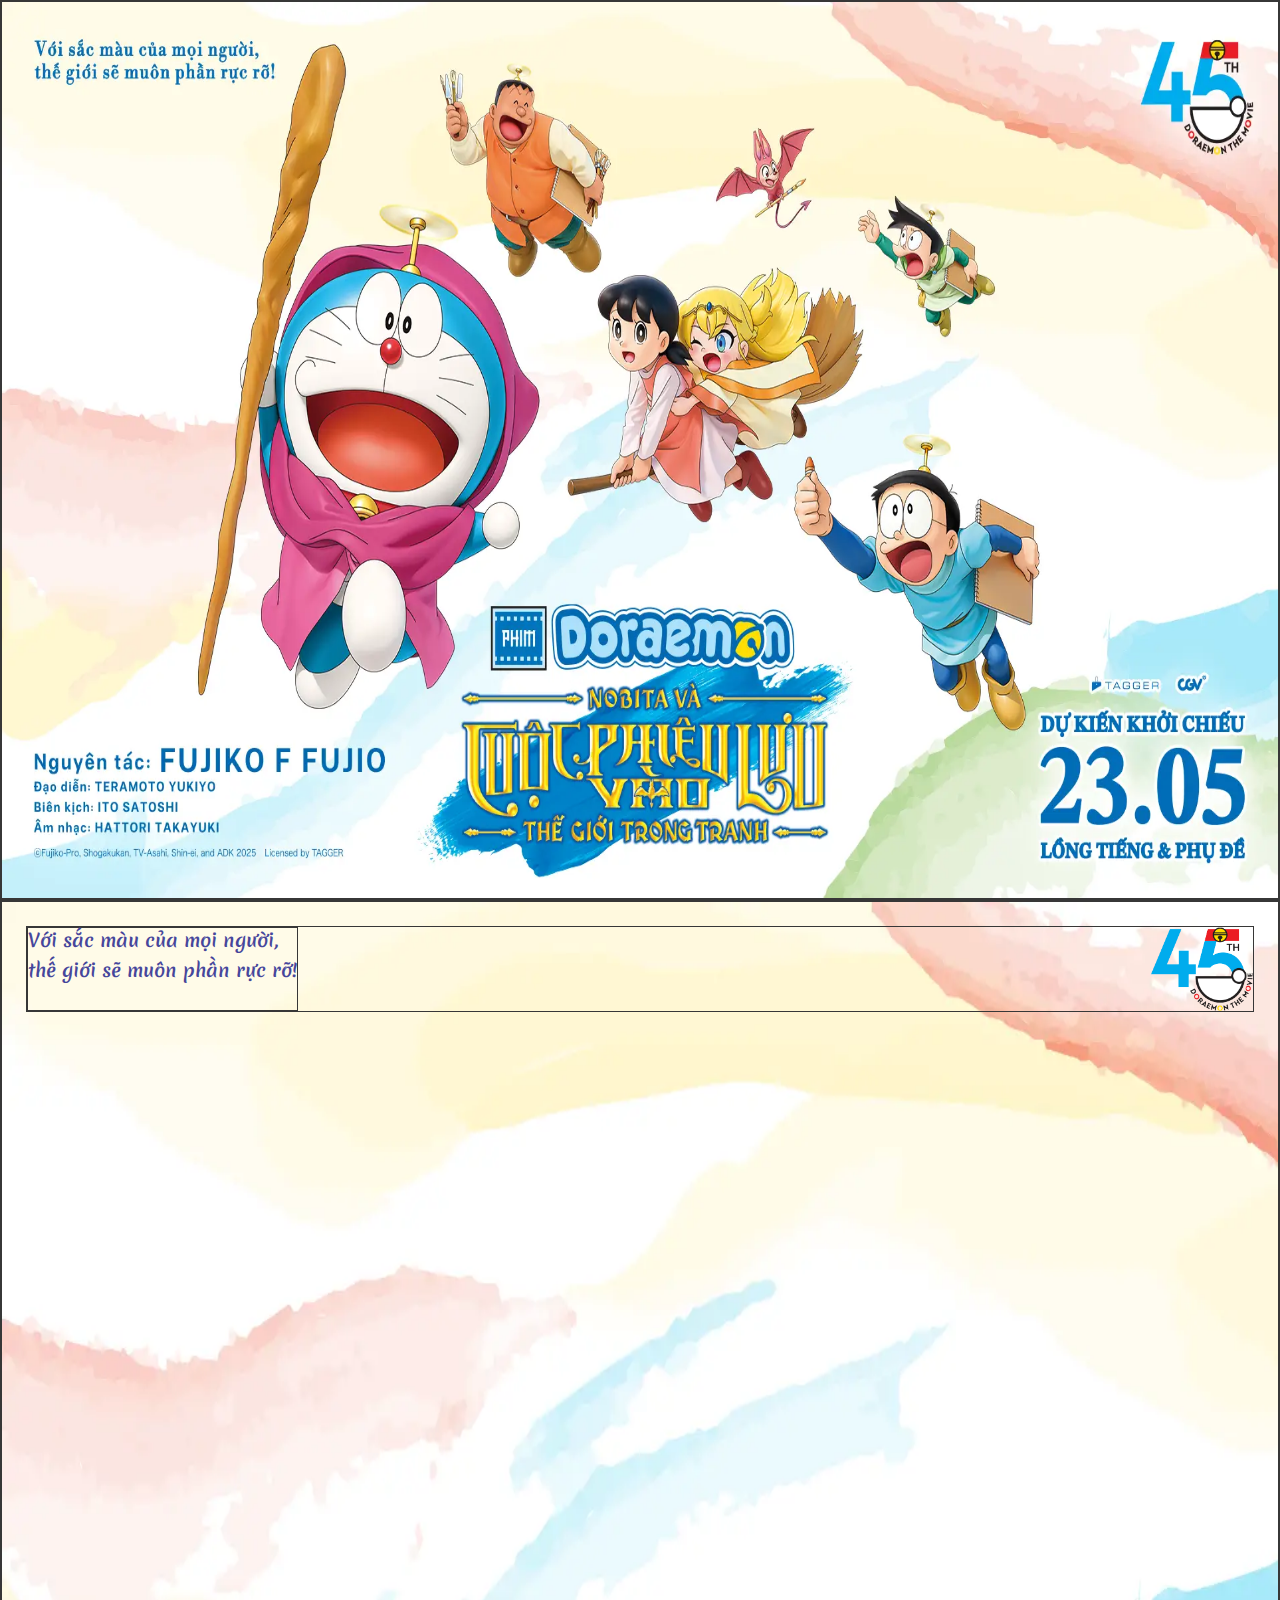
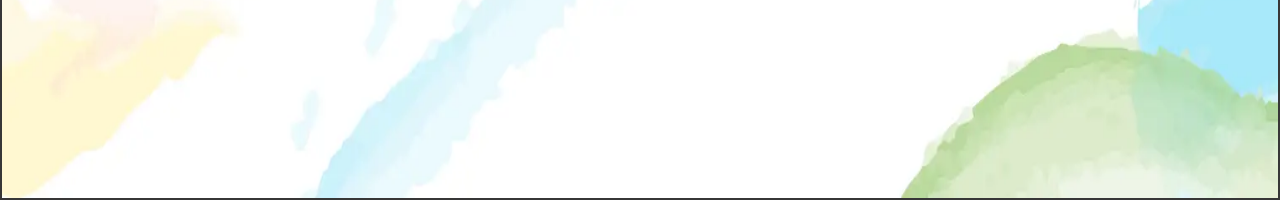
<file: index.html>
<!DOCTYPE html>
<html lang="en">
<head>
    <meta charset="UTF-8">
    <meta name="viewport" content="width=device-width, initial-scale=1.0">
    <title>Doraemon</title>
    <link rel="stylesheet" href="css/default.css">
    <link rel="stylesheet" href="css/style.css">
    <link rel="stylesheet" href="css/responsive.css">
</head>
<body>

    <section class="sec1 border">
        <div class="sec1__thumb border">
            <img class="sec1__thumb__img" src="img/sec-1.webp" alt="Doraemon">
        </div>       
    </section>

    <section class="sec1 border">
        <div class="sec1__thumb border">
            <img class="sec1__thumb__img" src="img/sec1/bg.webp" alt="Doraemon">
        </div>    
        <div  class="sec1__header border">
            <div class="sec1__header__title border">
                <span>Với sắc màu của mọi người,</span>
                <span>thế giới sẽ muôn phần rực rỡ!</span>
            </div>
            <img class="sec1__header__45nam" src="img/sec1/logo-45-nam.png" alt="logo 45 năm">
        </div> 
    </section>

</body>
</html>
</file>
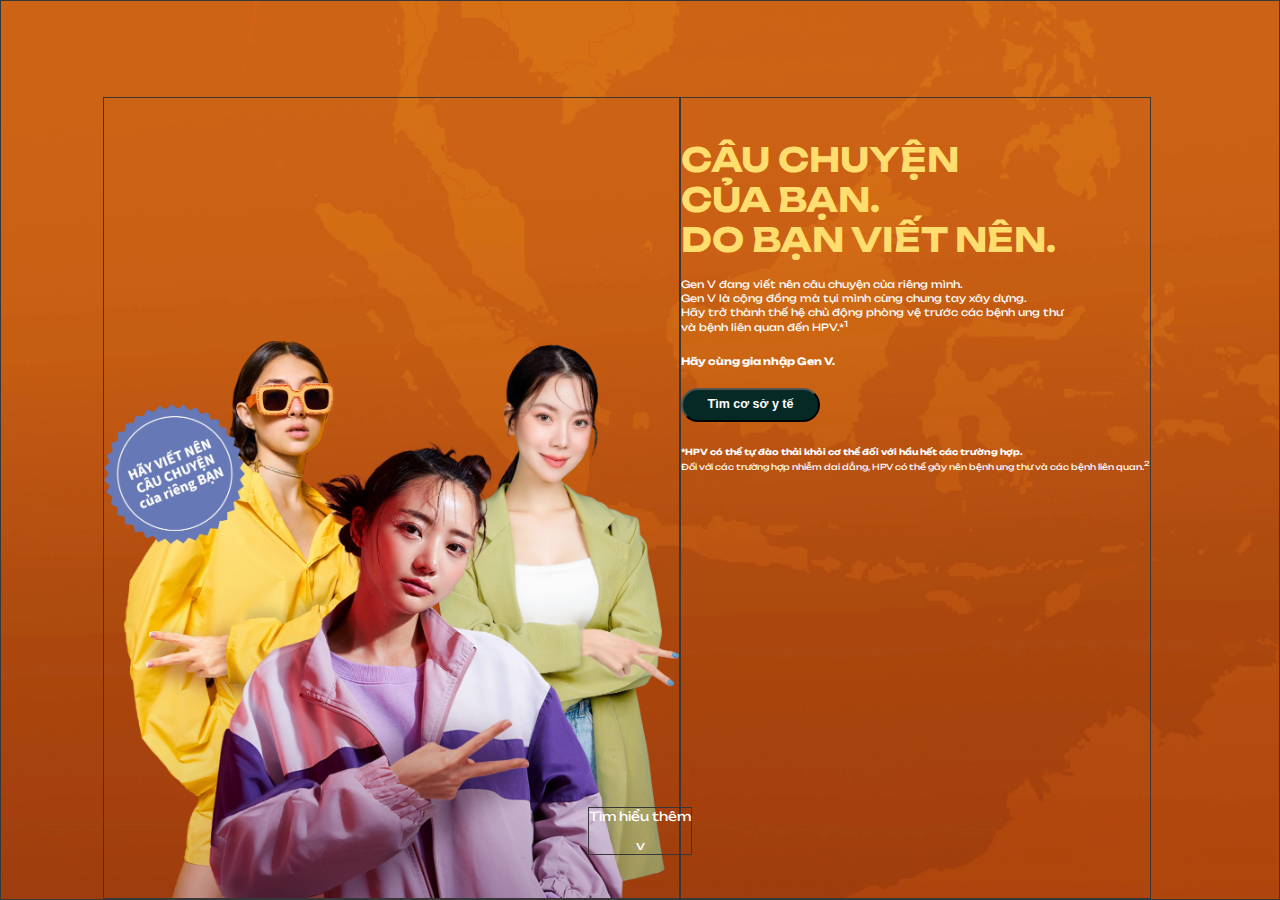
<file: hpv.html>
<!DOCTYPE html>
<html lang="en">
<head>
    <meta charset="UTF-8">
    <meta name="viewport" content="width=device-width, initial-scale=1.0">
    <title>HPV</title>
    <link rel="stylesheet" href="css/default.css">
    <link rel="stylesheet" href="css/style-hpv.css">
    <link rel="stylesheet" href="css/responsive-hpv.css">
</head>
<body>
    <section class="sec1 border">
        <div class="sec1__thumb border">
            <img class="sec1__thumb__img"  src="img/hpv/modal-thead-1280px.webp" alt="HPV">
        </div>
        <div class="sec1__info border">
            <h1 class="sec1__info__title">CÂU CHUYỆN<br>
                CỦA BẠN.<br>
                DO BẠN VIẾT NÊN.
            </h1>
            <ul class="sec1__info__list">
                <li>Gen V đang viết nên câu chuyện của riêng mình.</li>
                <li>Gen V là cộng đồng mà tụi mình cùng chung tay xây dựng.</li>
                <li>Hãy trở thành thế hệ chủ động phòng vệ trước các bệnh ung thư<br>
                    và bệnh liên quan đến HPV.*<sup>1</sup></li>
            </ul>
            <p><strong>Hãy cùng gia nhập Gen V.</strong></p>
            <button class="sec1__info__btn">Tìm cơ sở y tế</button>
            <span class="sec1__info__note">
                <strong>*HPV có thể tự đào thải khỏi cơ thể đối với hầu hết các trường hợp.</strong><br>
                Đối với các trường hợp nhiễm dai dẳng, HPV có thể gây nên bệnh ung thư và các bệnh liên quan.<sup>2</sup>
            </span>
            
        </div>
        <div class="sec1__info__noteextra border">
            <p>Tìm hiểu thêm</p>
            <p>v</p>
        </div>
        
       
    </section>
</body>
</html>
</file>
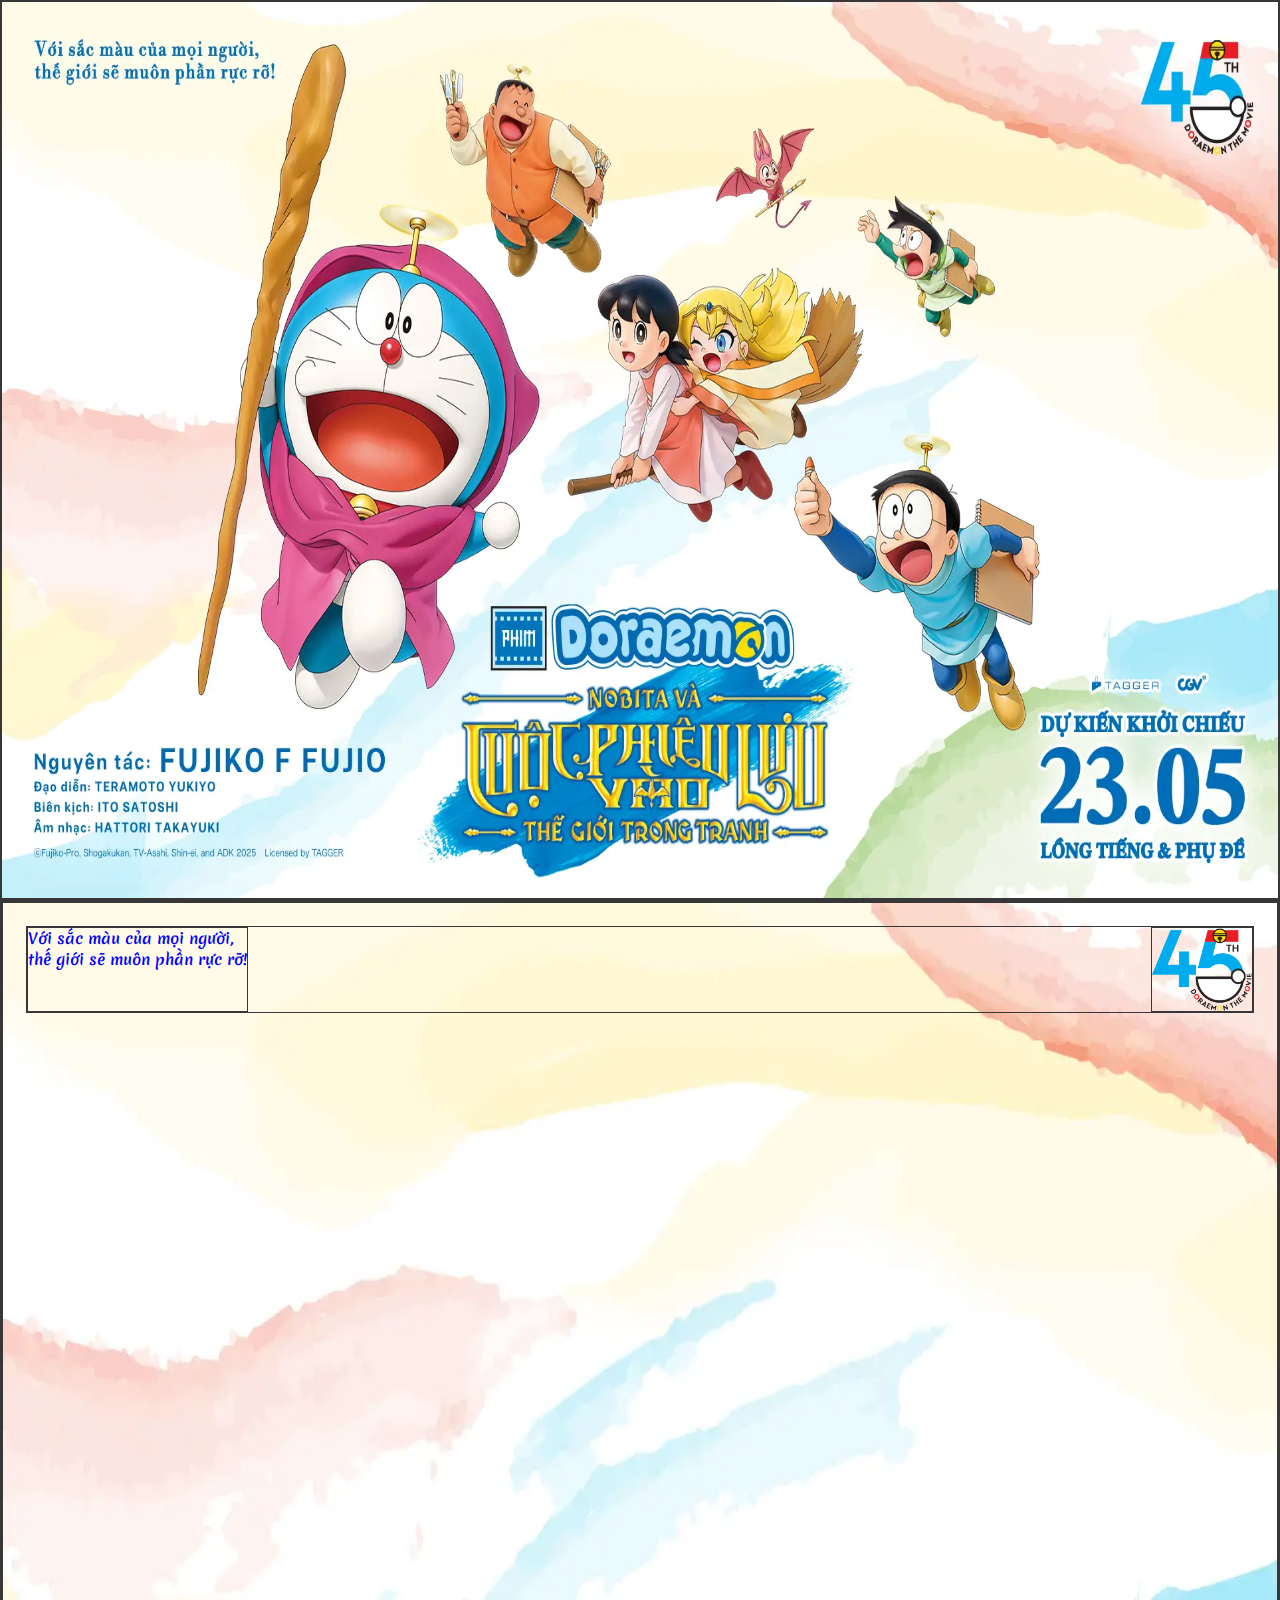
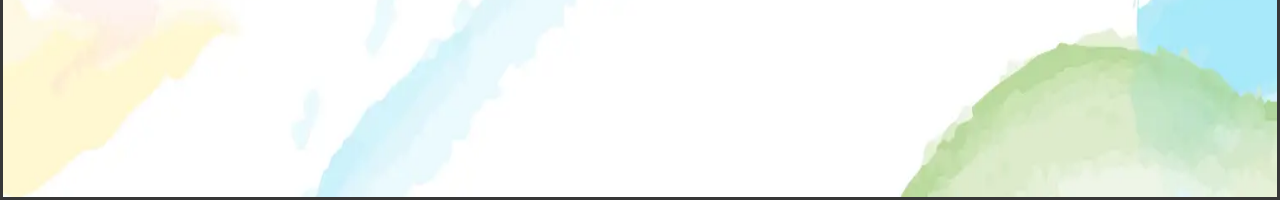
<file: index2.html>
<!DOCTYPE html>
<html lang="en">
<head>
    <meta charset="UTF-8">
    <meta name="viewport" content="width=device-width, initial-scale=1.0">
    <title>Doraemon</title>
    <link rel="stylesheet" href="css/default.css">
    <link rel="stylesheet" href="css/style2.css">
    <link rel="stylesheet" href="css/responsive2.css">
</head>
<body>
    <section class="sec1 border ">
        <div class="sec1__thumb border">
            <img class="sec1__thumb__img" src="img/sec-1.webp" alt="">
        </div>
    </section>

    <section class="sec1 border">
       
        <div class="sec1__thumb border">
            <img class="sec1__thumb__img border" src="img/sec1/bg.webp" alt="BG Doraemon">
        </div>
       
        <div class="sec1__header border">
            <div class="sec1__header__title border">
                <span>Với sắc màu của mọi người,</span>
                <span>thế giới sẽ muôn phần rực rỡ!</span>
            </div>
            
            <img class="sec1__header__45year border" src="img/sec1/logo-45-nam.png" alt="logo doraemon 45 năm">
            
        </div>
    
    </section>
</body>
</html>
</file>
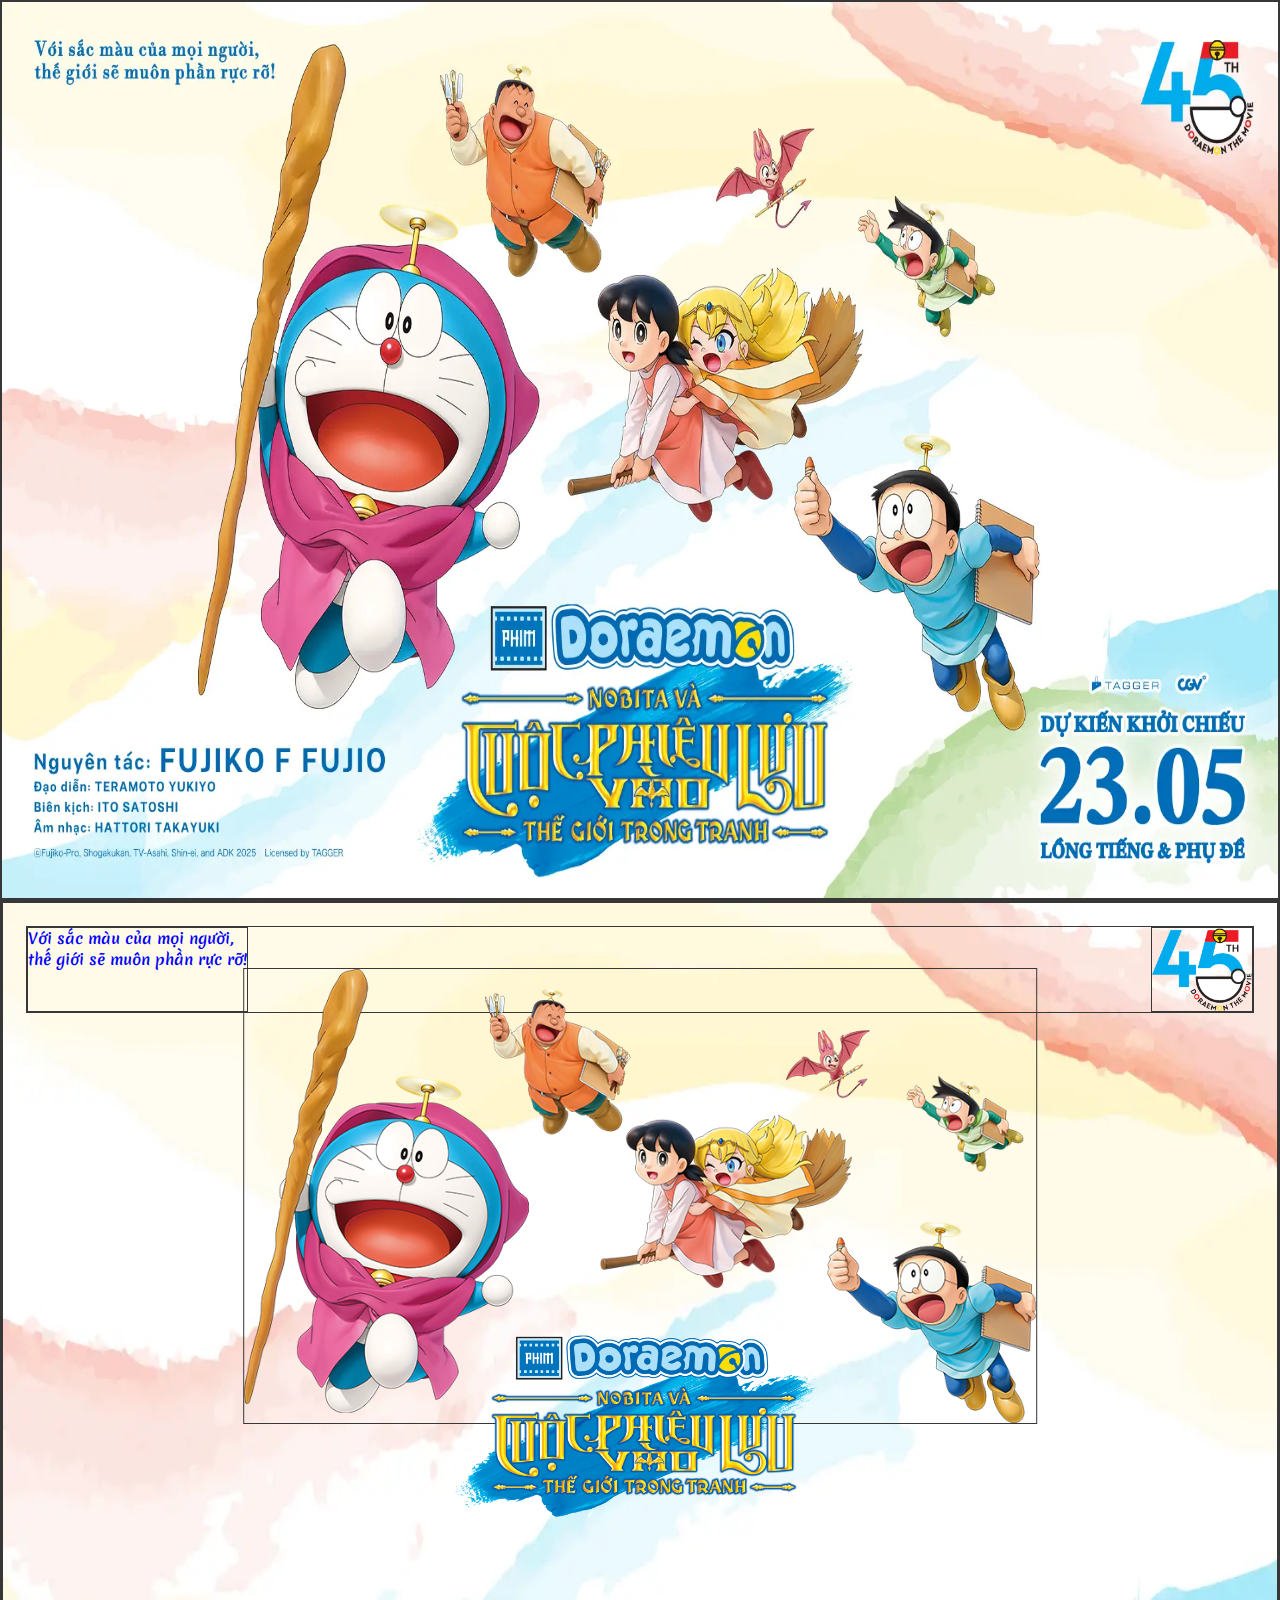
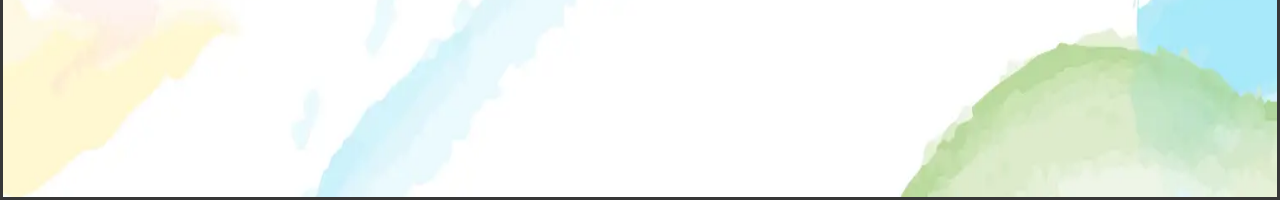
<file: index3.html>
<!DOCTYPE html>
<html lang="en">
<head>
    <meta charset="UTF-8">
    <meta name="viewport" content="width=device-width, initial-scale=1.0">
    <title>Doraemon</title>
    <link rel="stylesheet" href="css/default.css">
    <link rel="stylesheet" href="css/style3.css">
    <link rel="stylesheet" href="css/responsive3.css">
</head>
<body>
    <section class="sec1 border">
        <div class="sec1__thumb border">
            <img class="sec1__thumb__img" src="img/sec-1.webp" alt="Doraemon">
        </div>
    </section>
    <section class="sec1 border">
        <div class="sec1__thumb border">
            <img class="sec1__thumb__img border " src="img/sec1/bg.webp" alt="BG Doreamon">
        </div>
        <div class="sec1__header border">
            <div class="sec1__header__title border">
                <span>Với sắc màu của mọi người,</span>
                <span>thế giới sẽ muôn phần rực rỡ!</span>
            </div>
            <img  class="sec1__header__45nam border" src="img/sec1/logo-45-nam.png" alt="logo-45-nam">
        </div>
        <img class="sec1__img border" src="img/sec1/nhan-vat.png" alt="Nhan vat">
        <img class="sec1__tenphim" src="img/sec1/ten-phim.png" alt="ten phim">
    </section>

</body>
</html>
</file>
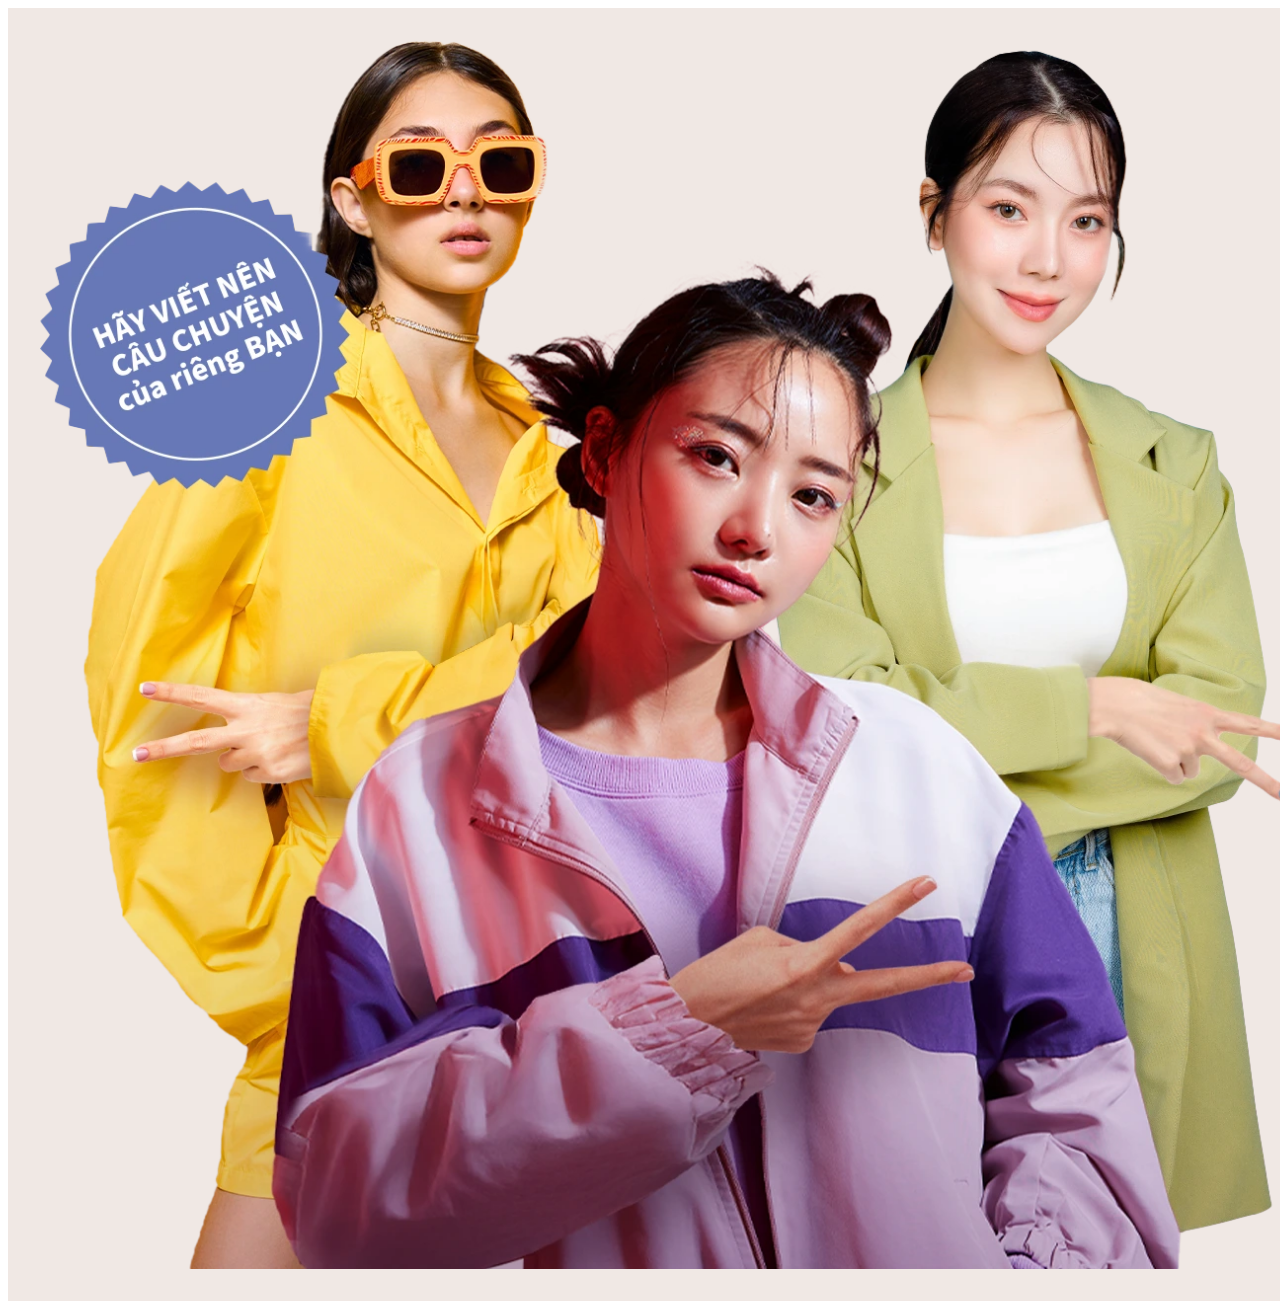
<file: img/htmlexx.html>
<!DOCTYPE html>
<html lang="en">
<head>
  <meta charset="UTF-8">
  <title>Banner Display Block</title>
  <style>
    .banner-container {
      width: 100%;
      text-align: center; /* Căn giữa nếu cần */
      background-color: #f0e8e4;
      padding: 2rem;
    }

    .banner-container img {
      display: block;
      margin: 0 auto;          /* Căn giữa hình ảnh */
      max-width: 100%;         /* Co giãn theo kích thước màn hình */
      height: auto;            /* Giữ nguyên tỷ lệ */
      border-radius: 1rem;     /* Bo góc nhẹ nếu muốn */
    }
  </style>
</head>
<body>

  <div class="banner-container">
    <img src="hpv/modal-thead-1280px.webp" alt="Banner phim">
  </div>

</body>
</html>
</file>
<file: css/default.css>
@import url('https://fonts.googleapis.com/css2?family=Inter:wght@100;200;300;400;500;600;700&display=swap');
* {
    box-sizing: border-box;
    margin: 0;
    padding: 0;
}

:root {
    --red: #950505;
    --black: #373737;
    --white: #fff;
    --pink: #ea84ab;
    --pink-hover: #dd0071;
    --primary: rgb(91, 197, 242);
    --secondary: rgb(20, 30, 210);
    --dark-blue: rgb(0, 55, 122);
    --bg-blue: #b7edff;
    --black-opacity2: rgba(0, 0, 0, 0.8);
    --shadow-1: 0px 6px 34px rgba(215, 216, 222, 0.41);
    --input-border-custom: #ced4da;
}

body {
    line-height: 1.4;
    overflow-x: hidden;
    font-family: 'SourceSansPro1', sans-serif;
}

html {
    scroll-behavior: smooth;
    font-size: 62.5%;
}

.border {
    border: 1px solid var(--black);
}

textarea:focus,
input:focus,
select:focus,
button:focus {
    outline: none;
}

::placeholder {
    /* Chrome, Firefox, Opera, Safari 10.1+ */
    color: #ddd1b9;
    opacity: 1;
    /* Firefox */
}

:-ms-input-placeholder {
    /* Internet Explorer 10-11 */
    color: #ddd1b9;
}

::-ms-input-placeholder {
    /* Microsoft Edge */
    color: #ddd1b9;
}

*,
*:before,
*:after {
    box-sizing: border-box;
    -moz-box-sizing: border-box;
    -webkit-box-sizing: border-box;
}

a {
    text-decoration: none;
}

a,
button {
    color: inherit;
    line-height: inherit;
    text-decoration: none;
    cursor: pointer;
}

p {
    margin-top: 0;
    margin-bottom: 1rem;
}

img {
    -ms-interpolation-mode: bicubic;
    border: 0;
    vertical-align: middle;
    max-width: 100%;
    height: auto;
}

h1,
h2,
h3,
h4,
h5,
h6 {
    margin-top: 0px;
    line-height: 1.2;
}


ul {
    list-style: outside none none;
    margin: 0;
    padding: 0;
}

p:last-child {
    margin-bottom: 0;
}

/*--------------------------------------------------------------default--*/
.container {
    margin: 0 auto;
    width: 100%;
    position: relative;
}


/* Container */

@media (min-width: 576px) {
    .container,
    .container-sm {
        padding-left: 10px;
        padding-right: 10px;
        max-width: 90% !important;
    }   
}

@media (min-width: 768px) {
    .container {
        padding: 0;
        max-width: 720px !important;
    }
}

@media (min-width: 992px) {

    .container,
    .container-lg,
    .container-md,
    .container-sm {
        padding: 0;
        max-width: 879px !important;
    }
}

@media (min-width: 1199px) {
    .container,
    .container-lg,
    .container-md,
    .container-sm,
    .container-xl {
        padding: 0;
        max-width: 1100px !important;
    }
}

@media (min-width: 1400px) {
    .container,
    .container-lg,
    .container-md,
    .container-sm,
    .container-xl {
        padding: 0;
        max-width: 1290px !important;
    }
}

@media (min-width: 1600px) {
    .container,
    .container-lg,
    .container-md,
    .container-sm,
    .container-xl {
        padding: 0;
        max-width: 1290px !important;
    }
}

.grid-2{
    display: grid;
    grid-template-columns: 1fr 1fr;
    flex-wrap: wrap;
}

.d-flex{
    display: flex;
}

.xs-block{
    display: none!important;
}
@media (max-width: 575px){
    .xs-block{
        display: block;
    }
}

.gap-1{
    gap:1em;
}
.gap-2{
    gap:2em;
}


.row {
    --bs-gutter-x: 1.5rem;
    --bs-gutter-y: 0;
    display: flex;
    flex-wrap: wrap;
    margin-top: calc(var(--bs-gutter-y) * -1);
    margin-right: calc(var(--bs-gutter-x) * -.5);
    margin-left: calc(var(--bs-gutter-x) * -.5)
}

.row>* {
    flex-shrink: 0;
    width: 100%;
    max-width: 100%;
    padding-right: calc(var(--bs-gutter-x) * .5);
    padding-left: calc(var(--bs-gutter-x) * .5);
    margin-top: var(--bs-gutter-y)
}

.col {
    flex: 1 0 0%
}

.row-cols-auto>* {
    flex: 0 0 auto;
    width: auto
}

.row-cols-1>* {
    flex: 0 0 auto;
    width: 100%
}

.row-cols-2>* {
    flex: 0 0 auto;
    width: 50%
}

.row-cols-3>* {
    flex: 0 0 auto;
    width: 33.3333333333%
}

.row-cols-4>* {
    flex: 0 0 auto;
    width: 25%
}

.row-cols-5>* {
    flex: 0 0 auto;
    width: 20%
}

.row-cols-6>* {
    flex: 0 0 auto;
    width: 16.6666666667%
}

@media (min-width: 576px) {
    .col-sm {
        flex:1 0 0%
    }

    .row-cols-sm-auto>* {
        flex: 0 0 auto;
        width: auto
    }

    .row-cols-sm-1>* {
        flex: 0 0 auto;
        width: 100%
    }

    .row-cols-sm-2>* {
        flex: 0 0 auto;
        width: 50%
    }

    .row-cols-sm-3>* {
        flex: 0 0 auto;
        width: 33.3333333333%
    }

    .row-cols-sm-4>* {
        flex: 0 0 auto;
        width: 25%
    }

    .row-cols-sm-5>* {
        flex: 0 0 auto;
        width: 20%
    }

    .row-cols-sm-6>* {
        flex: 0 0 auto;
        width: 16.6666666667%
    }
}

@media (min-width: 768px) {
    .col-md {
        flex:1 0 0%
    }

    .row-cols-md-auto>* {
        flex: 0 0 auto;
        width: auto
    }

    .row-cols-md-1>* {
        flex: 0 0 auto;
        width: 100%
    }

    .row-cols-md-2>* {
        flex: 0 0 auto;
        width: 50%
    }

    .row-cols-md-3>* {
        flex: 0 0 auto;
        width: 33.3333333333%
    }

    .row-cols-md-4>* {
        flex: 0 0 auto;
        width: 25%
    }

    .row-cols-md-5>* {
        flex: 0 0 auto;
        width: 20%
    }

    .row-cols-md-6>* {
        flex: 0 0 auto;
        width: 16.6666666667%
    }
}

@media (min-width: 992px) {
    .col-lg {
        flex:1 0 0%
    }

    .row-cols-lg-auto>* {
        flex: 0 0 auto;
        width: auto
    }

    .row-cols-lg-1>* {
        flex: 0 0 auto;
        width: 100%
    }

    .row-cols-lg-2>* {
        flex: 0 0 auto;
        width: 50%
    }

    .row-cols-lg-3>* {
        flex: 0 0 auto;
        width: 33.3333333333%
    }

    .row-cols-lg-4>* {
        flex: 0 0 auto;
        width: 25%
    }

    .row-cols-lg-5>* {
        flex: 0 0 auto;
        width: 20%
    }

    .row-cols-lg-6>* {
        flex: 0 0 auto;
        width: 16.6666666667%
    }
}

@media (min-width: 1200px) {
    .col-xl {
        flex:1 0 0%
    }

    .row-cols-xl-auto>* {
        flex: 0 0 auto;
        width: auto
    }

    .row-cols-xl-1>* {
        flex: 0 0 auto;
        width: 100%
    }

    .row-cols-xl-2>* {
        flex: 0 0 auto;
        width: 50%
    }

    .row-cols-xl-3>* {
        flex: 0 0 auto;
        width: 33.3333333333%
    }

    .row-cols-xl-4>* {
        flex: 0 0 auto;
        width: 25%
    }

    .row-cols-xl-5>* {
        flex: 0 0 auto;
        width: 20%
    }

    .row-cols-xl-6>* {
        flex: 0 0 auto;
        width: 16.6666666667%
    }
}

@media (min-width: 1400px) {
    .col-xxl {
        flex:1 0 0%
    }

    .row-cols-xxl-auto>* {
        flex: 0 0 auto;
        width: auto
    }

    .row-cols-xxl-1>* {
        flex: 0 0 auto;
        width: 100%
    }

    .row-cols-xxl-2>* {
        flex: 0 0 auto;
        width: 50%
    }

    .row-cols-xxl-3>* {
        flex: 0 0 auto;
        width: 33.3333333333%
    }

    .row-cols-xxl-4>* {
        flex: 0 0 auto;
        width: 25%
    }

    .row-cols-xxl-5>* {
        flex: 0 0 auto;
        width: 20%
    }

    .row-cols-xxl-6>* {
        flex: 0 0 auto;
        width: 16.6666666667%
    }
}

.col-auto {
    flex: 0 0 auto;
    width: auto
}

.col-1 {
    flex: 0 0 auto;
    width: 8.33333333%
}

.col-2 {
    flex: 0 0 auto;
    width: 16.66666667%
}

.col-3 {
    flex: 0 0 auto;
    width: 25%
}

.col-4 {
    flex: 0 0 auto;
    width: 33.33333333%
}

.col-5 {
    flex: 0 0 auto;
    width: 41.66666667%
}

.col-6 {
    flex: 0 0 auto;
    width: 50%
}

.col-7 {
    flex: 0 0 auto;
    width: 58.33333333%
}

.col-8 {
    flex: 0 0 auto;
    width: 66.66666667%
}

.col-9 {
    flex: 0 0 auto;
    width: 75%
}

.col-10 {
    flex: 0 0 auto;
    width: 83.33333333%
}

.col-11 {
    flex: 0 0 auto;
    width: 91.66666667%
}

.col-12 {
    flex: 0 0 auto;
    width: 100%
}

.offset-1 {
    margin-left: 8.33333333%
}

.offset-2 {
    margin-left: 16.66666667%
}

.offset-3 {
    margin-left: 25%
}

.offset-4 {
    margin-left: 33.33333333%
}

.offset-5 {
    margin-left: 41.66666667%
}

.offset-6 {
    margin-left: 50%
}

.offset-7 {
    margin-left: 58.33333333%
}

.offset-8 {
    margin-left: 66.66666667%
}

.offset-9 {
    margin-left: 75%
}

.offset-10 {
    margin-left: 83.33333333%
}

.offset-11 {
    margin-left: 91.66666667%
}
@media (min-width: 576px) {
    .col-sm-auto {
        flex:0 0 auto;
        width: auto
    }

    .col-sm-1 {
        flex: 0 0 auto;
        width: 8.33333333%
    }

    .col-sm-2 {
        flex: 0 0 auto;
        width: 16.66666667%
    }

    .col-sm-3 {
        flex: 0 0 auto;
        width: 25%
    }

    .col-sm-4 {
        flex: 0 0 auto;
        width: 33.33333333%
    }

    .col-sm-5 {
        flex: 0 0 auto;
        width: 41.66666667%
    }

    .col-sm-6 {
        flex: 0 0 auto;
        width: 50%
    }

    .col-sm-7 {
        flex: 0 0 auto;
        width: 58.33333333%
    }

    .col-sm-8 {
        flex: 0 0 auto;
        width: 66.66666667%
    }

    .col-sm-9 {
        flex: 0 0 auto;
        width: 75%
    }

    .col-sm-10 {
        flex: 0 0 auto;
        width: 83.33333333%
    }

    .col-sm-11 {
        flex: 0 0 auto;
        width: 91.66666667%
    }

    .col-sm-12 {
        flex: 0 0 auto;
        width: 100%
    }

    .offset-sm-0 {
        margin-left: 0
    }

    .offset-sm-1 {
        margin-left: 8.33333333%
    }

    .offset-sm-2 {
        margin-left: 16.66666667%
    }

    .offset-sm-3 {
        margin-left: 25%
    }

    .offset-sm-4 {
        margin-left: 33.33333333%
    }

    .offset-sm-5 {
        margin-left: 41.66666667%
    }

    .offset-sm-6 {
        margin-left: 50%
    }

    .offset-sm-7 {
        margin-left: 58.33333333%
    }

    .offset-sm-8 {
        margin-left: 66.66666667%
    }

    .offset-sm-9 {
        margin-left: 75%
    }

    .offset-sm-10 {
        margin-left: 83.33333333%
    }

    .offset-sm-11 {
        margin-left: 91.66666667%
    }
}

@media (min-width: 768px) {
    .col-md-auto {
        flex:0 0 auto;
        width: auto
    }

    .col-md-1 {
        flex: 0 0 auto;
        width: 8.33333333%
    }

    .col-md-2 {
        flex: 0 0 auto;
        width: 16.66666667%
    }

    .col-md-3 {
        flex: 0 0 auto;
        width: 25%
    }

    .col-md-4 {
        flex: 0 0 auto;
        width: 33.33333333%
    }

    .col-md-5 {
        flex: 0 0 auto;
        width: 41.66666667%
    }

    .col-md-6 {
        flex: 0 0 auto;
        width: 50%
    }

    .col-md-7 {
        flex: 0 0 auto;
        width: 58.33333333%
    }

    .col-md-8 {
        flex: 0 0 auto;
        width: 66.66666667%
    }

    .col-md-9 {
        flex: 0 0 auto;
        width: 75%
    }

    .col-md-10 {
        flex: 0 0 auto;
        width: 83.33333333%
    }

    .col-md-11 {
        flex: 0 0 auto;
        width: 91.66666667%
    }

    .col-md-12 {
        flex: 0 0 auto;
        width: 100%
    }

    .offset-md-0 {
        margin-left: 0
    }

    .offset-md-1 {
        margin-left: 8.33333333%
    }

    .offset-md-2 {
        margin-left: 16.66666667%
    }

    .offset-md-3 {
        margin-left: 25%
    }

    .offset-md-4 {
        margin-left: 33.33333333%
    }

    .offset-md-5 {
        margin-left: 41.66666667%
    }

    .offset-md-6 {
        margin-left: 50%
    }

    .offset-md-7 {
        margin-left: 58.33333333%
    }

    .offset-md-8 {
        margin-left: 66.66666667%
    }

    .offset-md-9 {
        margin-left: 75%
    }

    .offset-md-10 {
        margin-left: 83.33333333%
    }

    .offset-md-11 {
        margin-left: 91.66666667%
    }
}
@media (min-width: 992px) {
    .col-lg-auto {
        flex:0 0 auto;
        width: auto
    }

    .col-lg-1 {
        flex: 0 0 auto;
        width: 8.33333333%
    }

    .col-lg-2 {
        flex: 0 0 auto;
        width: 16.66666667%
    }

    .col-lg-3 {
        flex: 0 0 auto;
        width: 25%
    }

    .col-lg-4 {
        flex: 0 0 auto;
        width: 33.33333333%
    }

    .col-lg-5 {
        flex: 0 0 auto;
        width: 41.66666667%
    }

    .col-lg-6 {
        flex: 0 0 auto;
        width: 50%
    }

    .col-lg-7 {
        flex: 0 0 auto;
        width: 58.33333333%
    }

    .col-lg-8 {
        flex: 0 0 auto;
        width: 66.66666667%
    }

    .col-lg-9 {
        flex: 0 0 auto;
        width: 75%
    }

    .col-lg-10 {
        flex: 0 0 auto;
        width: 83.33333333%
    }

    .col-lg-11 {
        flex: 0 0 auto;
        width: 91.66666667%
    }

    .col-lg-12 {
        flex: 0 0 auto;
        width: 100%
    }

    .offset-lg-0 {
        margin-left: 0
    }

    .offset-lg-1 {
        margin-left: 8.33333333%
    }

    .offset-lg-2 {
        margin-left: 16.66666667%
    }

    .offset-lg-3 {
        margin-left: 25%
    }

    .offset-lg-4 {
        margin-left: 33.33333333%
    }

    .offset-lg-5 {
        margin-left: 41.66666667%
    }

    .offset-lg-6 {
        margin-left: 50%
    }

    .offset-lg-7 {
        margin-left: 58.33333333%
    }

    .offset-lg-8 {
        margin-left: 66.66666667%
    }

    .offset-lg-9 {
        margin-left: 75%
    }

    .offset-lg-10 {
        margin-left: 83.33333333%
    }

    .offset-lg-11 {
        margin-left: 91.66666667%
    }
}

@media (min-width: 1200px) {
    .col-xl-auto {
        flex:0 0 auto;
        width: auto
    }

    .col-xl-1 {
        flex: 0 0 auto;
        width: 8.33333333%
    }

    .col-xl-2 {
        flex: 0 0 auto;
        width: 16.66666667%
    }

    .col-xl-3 {
        flex: 0 0 auto;
        width: 25%
    }

    .col-xl-4 {
        flex: 0 0 auto;
        width: 33.33333333%
    }

    .col-xl-5 {
        flex: 0 0 auto;
        width: 41.66666667%
    }

    .col-xl-6 {
        flex: 0 0 auto;
        width: 50%
    }

    .col-xl-7 {
        flex: 0 0 auto;
        width: 58.33333333%
    }

    .col-xl-8 {
        flex: 0 0 auto;
        width: 66.66666667%
    }

    .col-xl-9 {
        flex: 0 0 auto;
        width: 75%
    }

    .col-xl-10 {
        flex: 0 0 auto;
        width: 83.33333333%
    }

    .col-xl-11 {
        flex: 0 0 auto;
        width: 91.66666667%
    }

    .col-xl-12 {
        flex: 0 0 auto;
        width: 100%
    }

    .offset-xl-0 {
        margin-left: 0
    }

    .offset-xl-1 {
        margin-left: 8.33333333%
    }

    .offset-xl-2 {
        margin-left: 16.66666667%
    }

    .offset-xl-3 {
        margin-left: 25%
    }

    .offset-xl-4 {
        margin-left: 33.33333333%
    }

    .offset-xl-5 {
        margin-left: 41.66666667%
    }

    .offset-xl-6 {
        margin-left: 50%
    }

    .offset-xl-7 {
        margin-left: 58.33333333%
    }

    .offset-xl-8 {
        margin-left: 66.66666667%
    }

    .offset-xl-9 {
        margin-left: 75%
    }

    .offset-xl-10 {
        margin-left: 83.33333333%
    }

    .offset-xl-11 {
        margin-left: 91.66666667%
    }
}

@media (min-width: 1400px) {
    .col-xxl-auto {
        flex:0 0 auto;
        width: auto
    }

    .col-xxl-1 {
        flex: 0 0 auto;
        width: 8.33333333%
    }

    .col-xxl-2 {
        flex: 0 0 auto;
        width: 16.66666667%
    }

    .col-xxl-3 {
        flex: 0 0 auto;
        width: 25%
    }

    .col-xxl-4 {
        flex: 0 0 auto;
        width: 33.33333333%
    }

    .col-xxl-5 {
        flex: 0 0 auto;
        width: 41.66666667%
    }

    .col-xxl-6 {
        flex: 0 0 auto;
        width: 50%
    }

    .col-xxl-7 {
        flex: 0 0 auto;
        width: 58.33333333%
    }

    .col-xxl-8 {
        flex: 0 0 auto;
        width: 66.66666667%
    }

    .col-xxl-9 {
        flex: 0 0 auto;
        width: 75%
    }

    .col-xxl-10 {
        flex: 0 0 auto;
        width: 83.33333333%
    }

    .col-xxl-11 {
        flex: 0 0 auto;
        width: 91.66666667%
    }

    .col-xxl-12 {
        flex: 0 0 auto;
        width: 100%
    }

    .offset-xxl-0 {
        margin-left: 0
    }

    .offset-xxl-1 {
        margin-left: 8.33333333%
    }

    .offset-xxl-2 {
        margin-left: 16.66666667%
    }

    .offset-xxl-3 {
        margin-left: 25%
    }

    .offset-xxl-4 {
        margin-left: 33.33333333%
    }

    .offset-xxl-5 {
        margin-left: 41.66666667%
    }

    .offset-xxl-6 {
        margin-left: 50%
    }

    .offset-xxl-7 {
        margin-left: 58.33333333%
    }

    .offset-xxl-8 {
        margin-left: 66.66666667%
    }

    .offset-xxl-9 {
        margin-left: 75%
    }

    .offset-xxl-10 {
        margin-left: 83.33333333%
    }

    .offset-xxl-11 {
        margin-left: 91.66666667%
    }

  
}

.py-3{
    padding:3rem 0px;
}

.pt-3{
    padding-top: 3rem;
}

.mb-3{
    margin-bottom: 1rem;
}

.mb-4{
    margin-bottom: 2rem;
}

.mb-5{
    margin-bottom: 3rem;
}

.g-3,.gx-3 {
    --bs-gutter-x: 1rem
}

.g-3,.gy-3 {
    --bs-gutter-y: 1rem
}

.g-4,.gx-4 {
    --bs-gutter-x: 1rem
}

.g-4,.gy-4 {
    --bs-gutter-y: 1rem
}

label{
    display: inline-block;
}

.form-label{
    margin-bottom: 0.5rem;
}

.form-control{
    display: block;
    width: 100%;
    padding: .5rem .9rem;
    line-height: 1.5;
    font-size: 1.3rem;
    -webkit-appearance: none;
    -moz-appearance: none;
    appearance: none;
    color: var(--black);
    background-color: var(--white);
    border: 1px solid var(--input-border-custom);
    border-radius: 4px;
    -webkit-transition: border-color .15s ease-in-out,-webkit-box-shadow .15s ease-in-out;
    transition: border-color .15s ease-in-out,-webkit-box-shadow .15s ease-in-out;
    transition: border-color .15s ease-in-out,box-shadow .15s ease-in-out;
    transition: border-color .15s ease-in-out,box-shadow .15s ease-in-out,-webkit-box-shadow .15s ease-in-out
}

.form-select{
    --form-select-bg-img: url("data:image/svg+xml,%3csvg xmlns='http://www.w3.org/2000/svg' viewBox='0 0 16 16'%3e%3cpath fill='none' stroke='%23343a40' stroke-linecap='round' stroke-linejoin='round' stroke-width='2' d='M2 5l6 6 6-6'/%3e%3c/svg%3e");
    display: block;
    width: 100%;
    padding: .5rem 2.7rem .5rem .9rem;  
    line-height: 1.5;
    -webkit-appearance: none;
    -moz-appearance: none;
    appearance: none;
    background-color: var(--white);
    background-image: var(--form-select-bg-img),var(--form-select-bg-icon,none);
    background-repeat: no-repeat;
    background-position: right .9rem center;
    background-size: 16px 12px;
    border: 1px solid var(--input-border-custom);
    border-radius: 4px;
    -webkit-transition: border-color .15s ease-in-out,-webkit-box-shadow .15s ease-in-out;
    transition: border-color .15s ease-in-out,-webkit-box-shadow .15s ease-in-out;
    transition: border-color .15s ease-in-out,box-shadow .15s ease-in-out;
    transition: border-color .15s ease-in-out,box-shadow .15s ease-in-out,-webkit-box-shadow .15s ease-in-out
}

.news__col__2{
    display: grid;
    grid-template-columns: 1fr 1fr;
    gap: 1.5rem;
}

@-webkit-keyframes hvr-icon-pulse-shrink {
    to {
      -webkit-transform: scale(0.8);
      transform: scale(0.8);
    }
}
@keyframes hvr-icon-pulse-shrink {
    to {
      -webkit-transform: scale(0.8);
      transform: scale(0.8);
    }
}
</file>
<file: css/style.css>
@import url('https://fonts.googleapis.com/css2?family=Cormorant+Upright:wght@300;400;500;600;700&family=Merienda:wght@300..900&display=swap');

:root{
    --color-blue: 70, 70, 155;  
}


/* aminition */
@keyframes animateUpDown{
    0% {
        transform: translateY(0px);
    }
    50% {
        transform: translateY(-30px);
    }
    100% {
        transform: translateY(0px);
    }
}


.sec1{
    position: relative;
    font-size: 0.652vw;
    height: 100vh;
}

.sec1__thumb{
    width: 100%;
    height: 100%;
}

.sec1__thumb__img{
    width: 100%;
    height: 100%;
}

.sec1__header{
    position: absolute;
    top: 3em;
    left: 3em;
    right: 3em;

    display: flex;
    justify-content: space-between;
}

.sec1__header__45nam{
    width: 8vw;
}

.sec1__header__title{
    display: flex;
    flex-direction: column;
    gap:0.5em;
    font-size: 0.652vw;
    font-family: "Merienda", cursive;
    font-weight: 600;
    color: rgb(70, 70, 155);    
}

.sec1__header__title span{
    font-size: 2.2em;
}

.sec1__imgs{
    position: absolute;
    top: 3em;
    left: 50%;
    transform: translateX(-50%);
    height: 68vh;    
}

.sec1__title{
    position: absolute;
    top: 46em;
    left: 50%;
    transform: translateX(-50%);
    height: 30vh;     
}
.sec1__footer{
    position: absolute;
    bottom: 2em;
    left: 3em;
    right: 3em;
    display: flex;
    justify-content: space-between;
    align-items: center;
}
.sec1__footer__timeline{
    width: 14vw;
    animation: 8s ease-in-out 0s infinite normal none running animateUpDown;
}
.sec1__footer__list{
    font-size: 0.652vw;
    color: rgba(var(--color-blue),0.9);  
    margin-bottom: 0.7em;
}

.sec1__footer__list>li{
    font-size: 1.4em;
    margin-bottom: 0.3em;
}

.sec1__footer__list > li:first-child > strong{
    font-size: 1.6em;
}
.sec1__footer__list > li:first-child > span{
    font-size: 2em;
    font-weight: 700;
    letter-spacing: 0.1em;
}


.sec1__footer__info>p{
    color: rgba(var(--color-blue),0.9); 
    font-size: 0.652vw;
}
</file>
<file: css/responsive.css>
@media (max-width: 575px) {
    .sec1__header__title {       
        font-size: 1.5vw;
    }
    .sec1__header__45nam {
        width: 12vw;
    }
}


@media (max-width: 768px){   

}

@media (min-width: 769px) and (max-width:1024px){
   
}
</file>
<file: css/style-hpv.css>
@import url('https://fonts.googleapis.com/css2?family=Unbounded:wght@200..900&display=swap');

:root{
    --hpv-yellow: #FFDD6F;
    --hpv-white:#ffffff;
    --hpv-bluegrey:#052A25;
    --hpv-black:#000000;
}
/* aminition */
@keyframes animateUpDown{
    0% {
        transform: translateY(0px);
    }
    50% {
        transform: translateY(-30px);
    }
    100% {
        transform: translateY(0px);
    }
}


.sec1{
    font-size: 0.652vw;
    background-image: url(../img/hpv/masthead-bg.webp);
    background-size: cover;
    background-position: center;

    display: flex;
    height: 100vh;
    padding:7.5% 10% 0 8%;

    position: relative;
}
.sec1__thumb{
    width: 55%;
    display: flex;
    justify-content: center;
    align-items: end;

}
.sec1__thumb__img{
    height: auto;
    width: 100%;
}
.sec1__info{
    font-size: 0.652vw;
    width: 45%;
    padding-top: 4%;
    font-family: "Unbounded", sans-serif;
}
.sec1__info__title{
    font-size: 4em;
    font-weight: 700;
    color: var(--hpv-yellow);
    margin-bottom: 0.5em;
}
.sec1__info__list{
    font-size: 1.2em;
    color: var(--hpv-white);
    font-weight: 400;
    margin-bottom: 2em;
}
.sec1__info p {
    margin-bottom: 2em;
    color: var(--hpv-white);
    font-size: 1.2em;
}
.sec1__info__btn{
    margin-bottom: 2em;
    font-size: 1.5em;
    font-weight: 700;
    background-color: var(--hpv-bluegrey);
    color: var(--hpv-white);   

    padding: 0.5em 2em;            
    border-radius: 1.5em;         
    cursor: pointer;
}
.sec1__info__btn:hover {
    background-color: var(--hpv-white);
    color: var(--hpv-black);      
    letter-spacing: 1px; 
    transform: scale(1.05);        
  }
.sec1__info__note{
    font-size: 1em;
    margin-bottom: 2em;
    color: var(--hpv-white);
    display: block;
}
.sec1__info__noteextra{
    color: var(--hpv-white);
    font-size: 1.5em;
    margin-bottom: 2em;
    font-family: "Unbounded", sans-serif;

    display: flex;
    justify-content: center;
    align-items: center;
    gap: .1em;
    flex-direction: column;

    position: absolute;
    bottom: 1.5em;
    left: 50%;
    transform: translateX(-50%);

    animation: 8s ease-in-out 0s infinite normal none running animateUpDown;
}
</file>
<file: css/responsive-hpv.css>
@media (max-width: 576px) {
    .sec1{
        font-size: 2vw;
        flex-direction: column-reverse;
        align-items: center;
        justify-content: center;

        padding: 7.5% 3% 0 3%;

        height: 100%;
        width: 100%;
        
    }
    .sec1__info {
        font-size: 2vw;
        width: 100%;
        position: relative;
        padding-top: 0%;
        display: flex;
        flex-direction: column;
        align-items: center;
    }
    .sec1__info__title {
        font-size: 3em;
        text-align: center;
        margin-bottom: 0.9em;
        line-height: 1.3;
    }
    .sec1__info__list {
        font-size: 1.2em;
        text-align: center;
        margin-bottom: 2em;
    }
    .sec1__info__note{
        text-align: center;
        display: block;
        position: absolute;
        top: 51.5em;
        left: 50%;
        transform: translateX(-50%);
    }
    .sec1__info__noteextra{
        display: none;
    }
    .sec1__thumb__img{
        width: 100%;
       
       
    }
}


@media (max-width: 768px){   

}

@media (min-width: 577px) and (max-width:1024px){
    .sec1{       
        height: 100%;
    }
}

@media (min-width: 769px) and (max-width:1024px){
   
}
</file>
<file: css/style2.css>
@import url('https://fonts.googleapis.com/css2?family=Cormorant+Upright:wght@300;400;500;600;700&family=Merienda:wght@300..900&display=swap');

.sec1 {
    position: relative;
    font-size: 0.652vw;
    height: 100vh;
}

.sec1__thumb {
    width: 100%;
    height: 100%;
}

.sec1__thumb__img {
    width: 100%;
    height: 100%;
}

.sec1__header {
    position: absolute;
    top: 3em;
    left: 3em;
    right: 3em;

    display: flex;
    justify-content: space-between;
}

.sec1__header__title {
    display: flex;
    flex-direction: column;
    gap: 0.5;

    font-family: "Merienda", cursive;
    font-size: 0.652vw;
    font-weight: 600;
    color: blue;
}

.sec1__header__title span {
    font-size: 1.8em;
   
}

.sec1__header__45year {
    width: 8vw;
}
</file>
<file: css/responsive2.css>
@media (max-width: 575px) {
    .sec1__header__title {       
        font-size: 1.5vw;
    }
    .sec1__header__45year {
        width: 15vw;
    }
}


@media (max-width: 768px){   

}

@media (min-width: 769px) and (max-width:1024px){
   
}
</file>
<file: css/style3.css>
@import url('https://fonts.googleapis.com/css2?family=Cormorant+Upright:wght@300;400;500;600;700&family=Merienda:wght@300..900&display=swap');

.sec1{
    position: relative;
    font-size: 0.652vw;
    height: 100vh;
}
.sec1__thumb{
    width: 100%;
    height: 100%;
}
.sec1__thumb__img{
    width: 100%;
    height: 100%;
}
.sec1__header{
    position: absolute;
    top: 3em;
    left: 3em;
    right: 3em;

    display: flex;
    justify-content: space-between;
}
.sec1__header__45nam{
    width: 8vw;
}
.sec1__header__title{
    display: flex;
    flex-direction: column;

    font-size: 0.652vw;
    color: blue;
    font-family: "Merienda", cursive;
    font-weight: 600;
}
.sec1__header__title span {
    font-size: 1.8em;
}
.sec1__img{
    position: absolute;
    top: 8em;
    left: 50%;
    transform: translateX(-50%);
    width: 62vw;
}
.sec1__tenphim{
    position: absolute;
    top: 52em;
    left: 50%;
    transform: translateX(-50%);
    width: 29vw;
}
</file>
<file: css/responsive3.css>
@media (max-width: 576px) {
    .sec1__header__title {       
        font-size: 1.5vw;
    }
    .sec1__header__45nam {
        width: 15vw;
    }

    .sec1__img {        
        top: 22em;       
        width: 95vw;
    }

    .sec1__tenphim {
        top: 91em;
        width: 50vw;
    }
}


@media (max-width: 768px){   

}

@media (min-width: 577px) and (max-width:1024px){
    .sec1{       
        height: 100%;
    }
}

@media (min-width: 769px) and (max-width:1024px){
   
}
</file>
